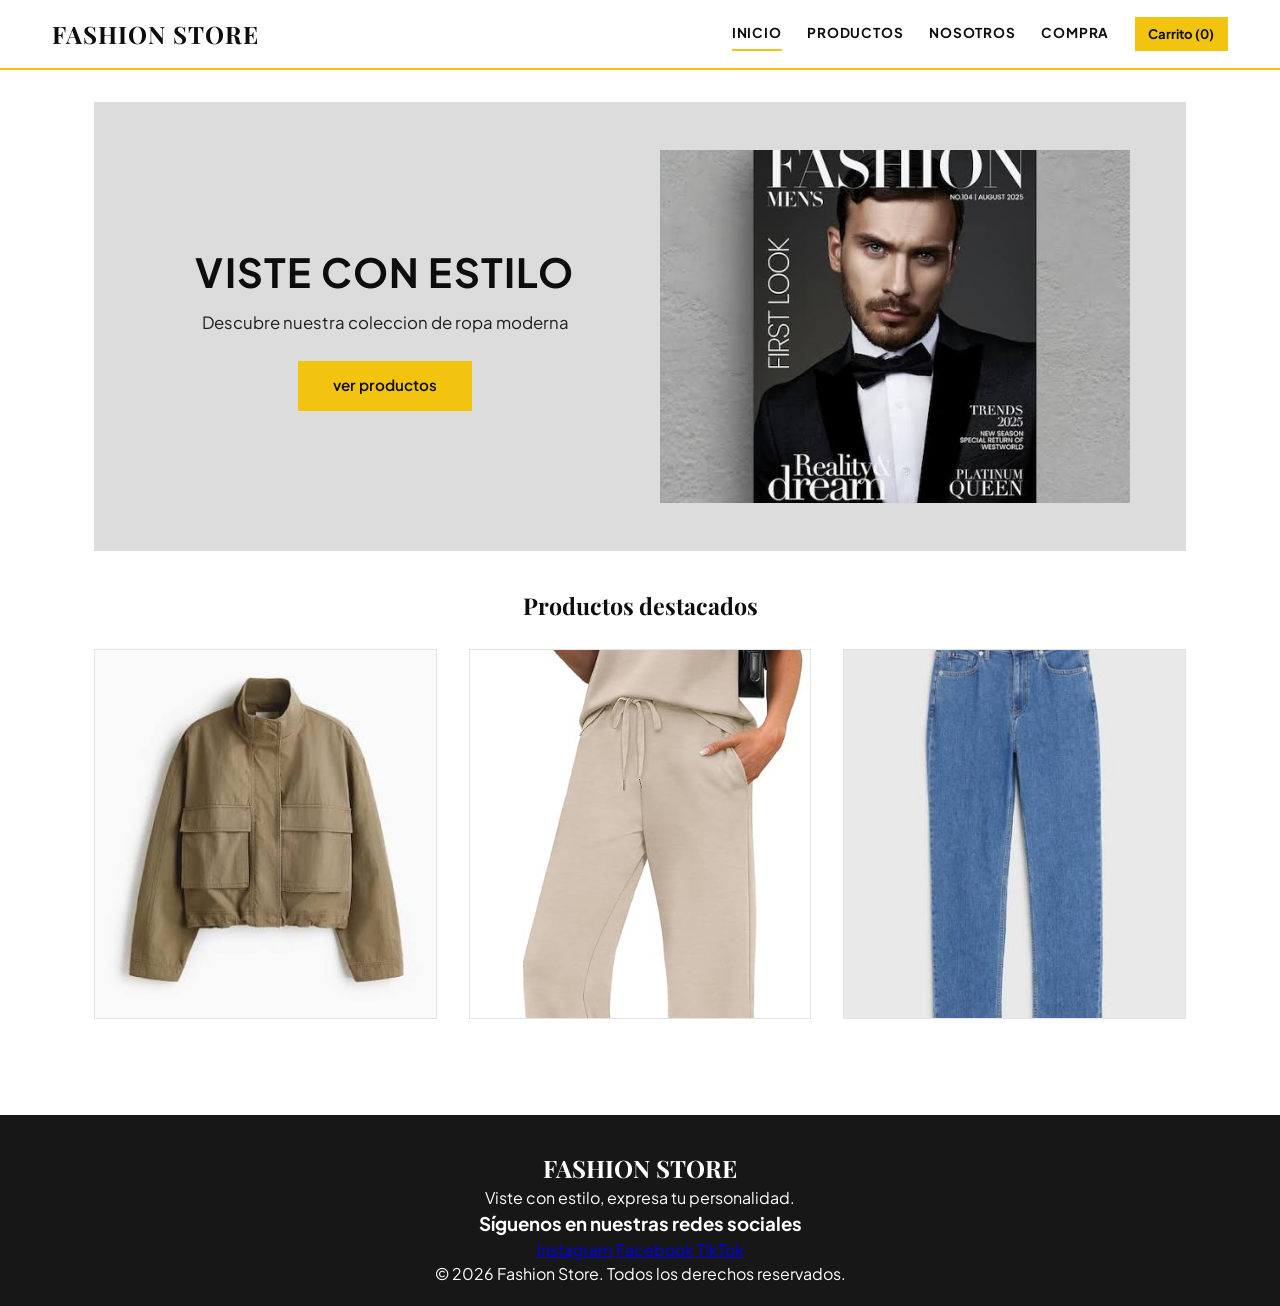
<file: index.html>
<!DOCTYPE html>
<html lang="es">
<head>
  <meta charset="UTF-8" />
  <meta name="viewport" content="width=device-width, initial-scale=1.0" />
  <title>FASHION STORE — Inicio</title>
  <link rel="preconnect" href="https://fonts.googleapis.com" />
  <link rel="preconnect" href="https://fonts.gstatic.com" crossorigin />
  <link href="https://fonts.googleapis.com/css2?family=Playfair+Display:wght@600;700&family=Plus+Jakarta+Sans:wght@400;500;600;700;800&display=swap" rel="stylesheet" />
  <link rel="stylesheet" href="styles.css" />
</head>
<body>

  <!-- BARRA DE NAVEGACIÓN -->
  <header class="encabezado">
    <div class="contenedor-nav">
      <a href="index.html" class="marca-logo">FASHION STORE</a>

      <nav class="menu-navegacion" aria-label="Menú principal">
        <a href="index.html" class="enlace-nav activo">INICIO</a>
        <a href="productos.html" class="enlace-nav">PRODUCTOS</a>
        <a href="nosotros.html" class="enlace-nav">NOSOTROS</a>
        <a href="compra.html" class="enlace-nav">COMPRA</a>
        <a href="compra.html" class="btn-carrito-nav">
          Carrito (<span id="contadorCarrito">0</span>)
        </a>
      </nav>
    </div>
  </header>

  <main class="contenedor">
    <!-- BANNER PRINCIPAL -->
    <section class="hero-box">
      <div class="hero-texto">
        <h1>VISTE CON ESTILO</h1>
        <p>Descubre nuestra coleccion de ropa moderna</p>
        <a href="productos.html" class="btn-amarillo">ver productos</a>
      </div>

      <!-- [IMAGEN 1: BANNER PRINCIPAL - CAMBIA EL src POR TU FOTO] -->
      <div class="hero-media">
        <img
          src="IMG/portada.jpg"
          alt="Colección moderna Fashion Store"
          onerror="mostrarAvisoImagen(this, 'IMAGEN 1: Banner principal')"
        />
      </div>
    </section>

    <h2 class="subtitulo-seccion">Productos destacados</h2>

    <!-- 3 CASILLAS DESTACADAS (las imágenes se cambian en app.js) -->
    <div class="grid-tres" id="gridDestacados"></div>
  </main>
  <footer class="footer">
    <h2>FASHION STORE</h2>
    <p>Viste con estilo, expresa tu personalidad.</p>

    <h3>Síguenos en nuestras redes sociales</h3>

    <div class="redes-sociales">
    <a href="https://www.instagram.com/" target="_blank">Instagram</a>

    <a href="https://www.facebook.com/" target="_blank">Facebook</a>

    <a href="https://www.tiktok.com/" target="_blank">TikTok</a>
</div>

    <p class="copyright">
      © 2026 Fashion Store. Todos los derechos reservados.
    </p>
  </footer>
  <script src="app.js"></script>
</body>
</html>
</file>
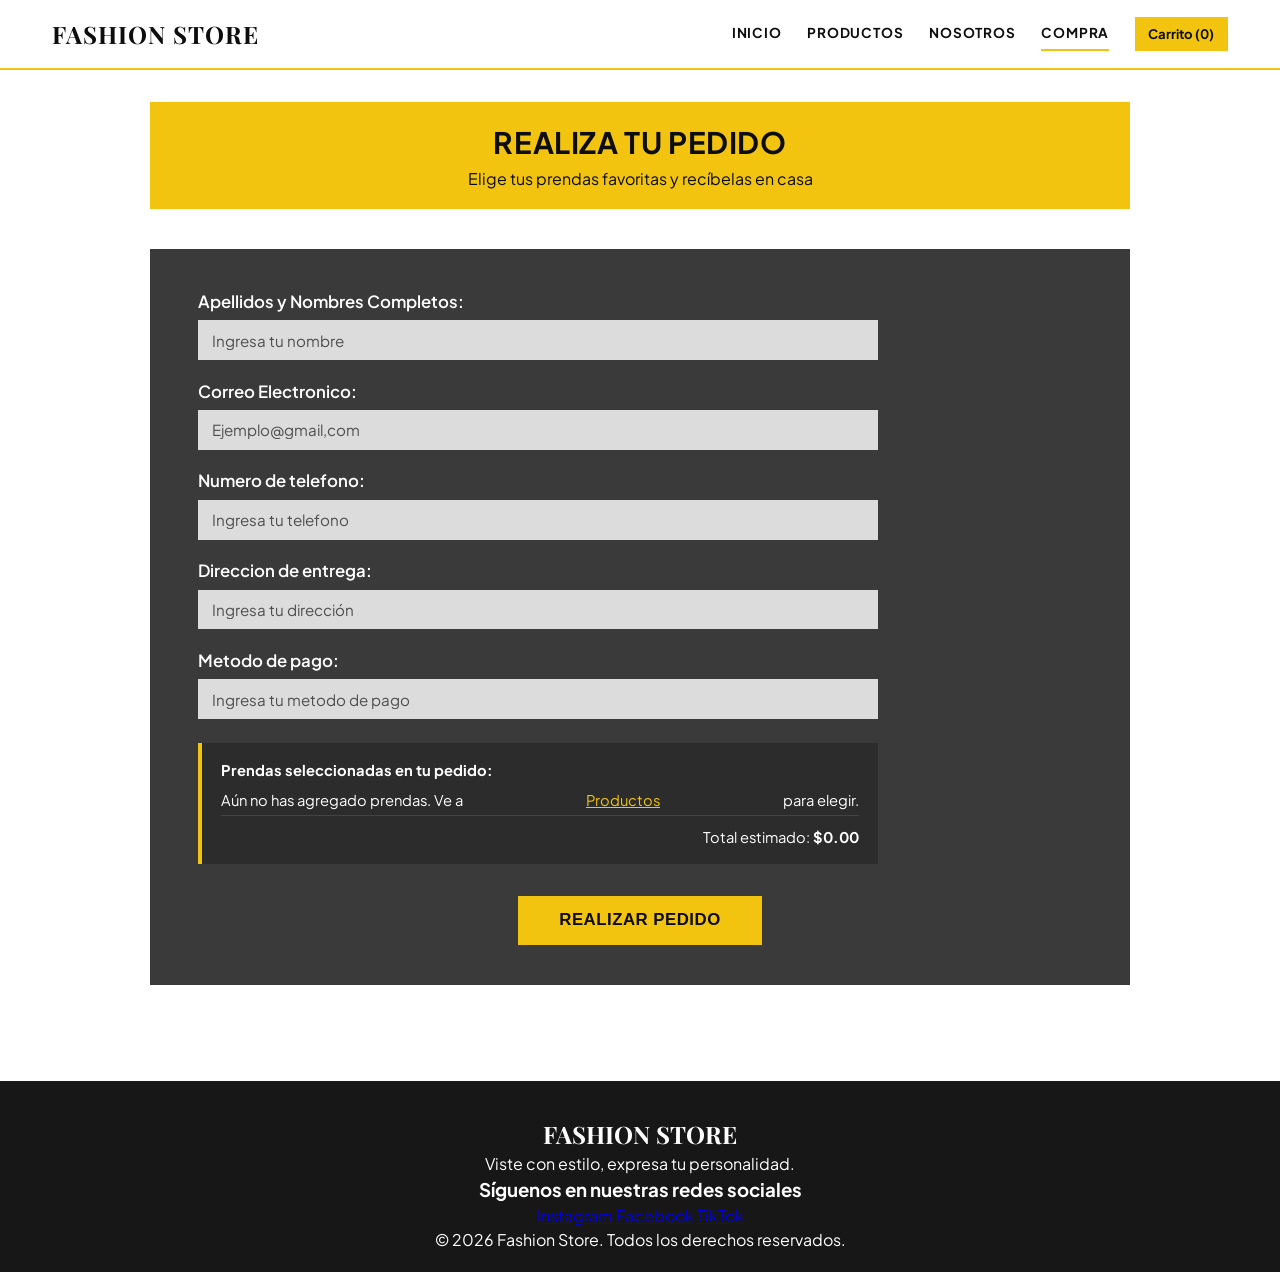
<file: compra.html>
<!DOCTYPE html>
<html lang="es">
<head>
  <meta charset="UTF-8" />
  <meta name="viewport" content="width=device-width, initial-scale=1.0" />
  <title>FASHION STORE — Compra</title>
  <link rel="preconnect" href="https://fonts.googleapis.com" />
  <link rel="preconnect" href="https://fonts.gstatic.com" crossorigin />
  <link href="https://fonts.googleapis.com/css2?family=Playfair+Display:wght@600;700&family=Plus+Jakarta+Sans:wght@400;500;600;700;800&display=swap" rel="stylesheet" />
  <link rel="stylesheet" href="styles.css" />
</head>
<body>

  <!-- BARRA DE NAVEGACIÓN -->
  <header class="encabezado">
    <div class="contenedor-nav">
      <a href="index.html" class="marca-logo">FASHION STORE</a>

      <nav class="menu-navegacion" aria-label="Menú principal">
        <a href="index.html" class="enlace-nav">INICIO</a>
        <a href="productos.html" class="enlace-nav">PRODUCTOS</a>
        <a href="nosotros.html" class="enlace-nav">NOSOTROS</a>
        <a href="compra.html" class="enlace-nav activo">COMPRA</a>
        <a href="compra.html" class="btn-carrito-nav">
          Carrito (<span id="contadorCarrito">0</span>)
        </a>
      </nav>
    </div>
  </header>

  <main class="contenedor">
    <div class="cinta-amarilla">
      <h1>REALIZA TU PEDIDO</h1>
      <p>Elige tus prendas favoritas y recíbelas en casa</p>
    </div>

    <div class="panel-pedido">
      <form id="formularioPedido">
        <div class="campo-formulario">
          <label for="nombreCompleto">Apellidos y Nombres Completos:</label>
          <input type="text" id="nombreCompleto" name="nombreCompleto" placeholder="Ingresa tu nombre" required />
        </div>

        <div class="campo-formulario">
          <label for="correoElectronico">Correo Electronico:</label>
          <input type="email" id="correoElectronico" name="correoElectronico" placeholder="Ejemplo@gmail,com" required />
        </div>

        <div class="campo-formulario">
          <label for="numeroTelefono">Numero de telefono:</label>
          <input type="tel" id="numeroTelefono" name="numeroTelefono" placeholder="Ingresa tu telefono" required />
        </div>

        <div class="campo-formulario">
          <label for="direccionEntrega">Direccion de entrega:</label>
          <input type="text" id="direccionEntrega" name="direccionEntrega" placeholder="Ingresa tu dirección" required />
        </div>

        <div class="campo-formulario">
          <label for="metodoPago">Metodo de pago:</label>
          <input type="text" id="metodoPago" name="metodoPago" list="opcionesPago" placeholder="Ingresa tu metodo de pago" required />
          <datalist id="opcionesPago">
            <option value="Tarjeta de crédito / débito"></option>
            <option value="Yape / Plin"></option>
            <option value="Transferencia bancaria"></option>
            <option value="Pago contra entrega"></option>
          </datalist>
        </div>

        <div class="resumen-pedido-box">
          <strong>Prendas seleccionadas en tu pedido:</strong>
          <ul id="listaResumenPedido">
            <li>Aún no has agregado prendas. Ve a Productos para elegir.</li>
          </ul>
          <div class="total-pedido-fila">
            Total estimado: <strong id="totalPedido">$0.00</strong>
          </div>
        </div>

        <div class="contenedor-boton-pedido">
          <button type="submit" class="btn-realizar-pedido">REALIZAR PEDIDO</button>
        </div>

        <div class="mensaje-confirmacion" id="mensajeConfirmacion"></div>
      </form>
    </div>
  </main>
<footer class="footer">
    <h2>FASHION STORE</h2>
    <p>Viste con estilo, expresa tu personalidad.</p>

    <h3>Síguenos en nuestras redes sociales</h3>

    <div class="redes-sociales">
    <a href="https://www.instagram.com/" target="_blank">Instagram</a>

    <a href="https://www.facebook.com/" target="_blank">Facebook</a>

    <a href="https://www.tiktok.com/" target="_blank">TikTok</a>
</div>

    <p class="copyright">
      © 2026 Fashion Store. Todos los derechos reservados.
    </p>
  </footer>
  <script src="app.js"></script>
</body>
</html>
</file>
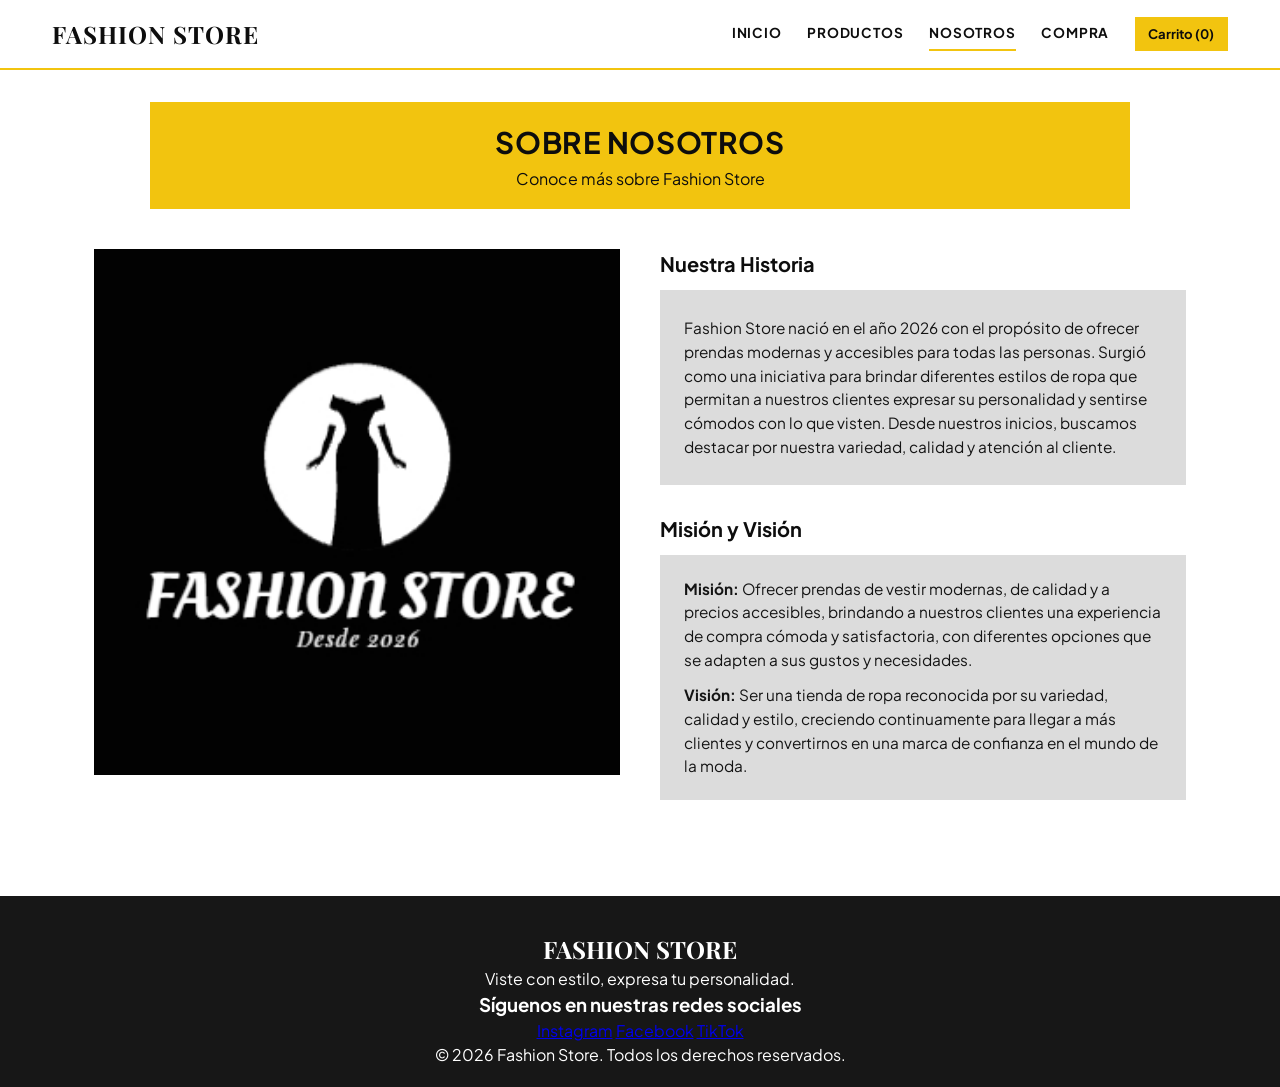
<file: nosotros.html>
<!DOCTYPE html>
<html lang="es">
<head>
  <meta charset="UTF-8" />
  <meta name="viewport" content="width=device-width, initial-scale=1.0" />
  <title>FASHION STORE — Nosotros</title>
  <link rel="preconnect" href="https://fonts.googleapis.com" />
  <link rel="preconnect" href="https://fonts.gstatic.com" crossorigin />
  <link href="https://fonts.googleapis.com/css2?family=Playfair+Display:wght@600;700&family=Plus+Jakarta+Sans:wght@400;500;600;700;800&display=swap" rel="stylesheet" />
  <link rel="stylesheet" href="styles.css" />
  <style>
    .casilla-texto-venta {
      width: 100%;
      min-height: 195px;
      background-color: #dcdcdc;
      padding: 1.35rem 1.5rem;
      display: flex;
      flex-direction: column;
      justify-content: center;
      gap: 0.7rem;
      color: #141414;
      font-size: 0.96rem;
      line-height: 1.55;
    }

    .casilla-texto-venta p {
      margin: 0;
    }
  </style>
</head>
<body>

  <!-- BARRA DE NAVEGACIÓN -->
  <header class="encabezado">
    <div class="contenedor-nav">
      <a href="index.html" class="marca-logo">FASHION STORE</a>

      <nav class="menu-navegacion" aria-label="Menú principal">
        <a href="index.html" class="enlace-nav">INICIO</a>
        <a href="productos.html" class="enlace-nav">PRODUCTOS</a>
        <a href="nosotros.html" class="enlace-nav activo">NOSOTROS</a>
        <a href="compra.html" class="enlace-nav">COMPRA</a>
        <a href="compra.html" class="btn-carrito-nav">
          Carrito (<span id="contadorCarrito">0</span>)
        </a>
      </nav>
    </div>
  </header>

  <main class="contenedor">
    <div class="cinta-amarilla">
      <h1>SOBRE NOSOTROS</h1>
      <p>Conoce más sobre Fashion Store</p>
    </div>

    <div class="grid-nosotros">
      <!-- LOGO DE FASHION STORE -->
      <div class="logo-nosotros-box">
        <img
          src="IMG/logo.jpg"
          alt="Logo Fashion Store Desde 2026"
          onerror="mostrarAvisoImagen(this, 'Logo Fashion Store')"
        />
      </div>

      <div class="columna-historia">
        <div class="bloque-info">
          <h2>Nuestra Historia</h2>
          <div class="casilla-texto-venta">
            <p>
              Fashion Store nació en el año 2026 con el propósito de ofrecer prendas modernas y accesibles para todas las personas. Surgió como una iniciativa para brindar diferentes estilos de ropa que permitan a nuestros clientes expresar su personalidad y sentirse cómodos con lo que visten. Desde nuestros inicios, buscamos destacar por nuestra variedad, calidad y atención al cliente.
            </p>
          </div>
        </div>

        <div class="bloque-info">
          <h2>Misión y Visión</h2>
          <div class="casilla-texto-venta">
            <p>
              <strong>Misión:</strong> Ofrecer prendas de vestir modernas, de calidad y a precios accesibles, brindando a nuestros clientes una experiencia de compra cómoda y satisfactoria, con diferentes opciones que se adapten a sus gustos y necesidades.
            </p>
            <p>
              <strong>Visión:</strong> Ser una tienda de ropa reconocida por su variedad, calidad y estilo, creciendo continuamente para llegar a más clientes y convertirnos en una marca de confianza en el mundo de la moda.
            </p>
          </div>
        </div>
      </div>
    </div>
  </main>
<footer class="footer">
    <h2>FASHION STORE</h2>
    <p>Viste con estilo, expresa tu personalidad.</p>

    <h3>Síguenos en nuestras redes sociales</h3>

    <div class="redes-sociales">
    <a href="https://www.instagram.com/" target="_blank">Instagram</a>

    <a href="https://www.facebook.com/" target="_blank">Facebook</a>

    <a href="https://www.tiktok.com/" target="_blank">TikTok</a>
</div>

    <p class="copyright">
      © 2026 Fashion Store. Todos los derechos reservados.
    </p>
  </footer>
  <script src="app.js"></script>
</body>
</html>
</file>
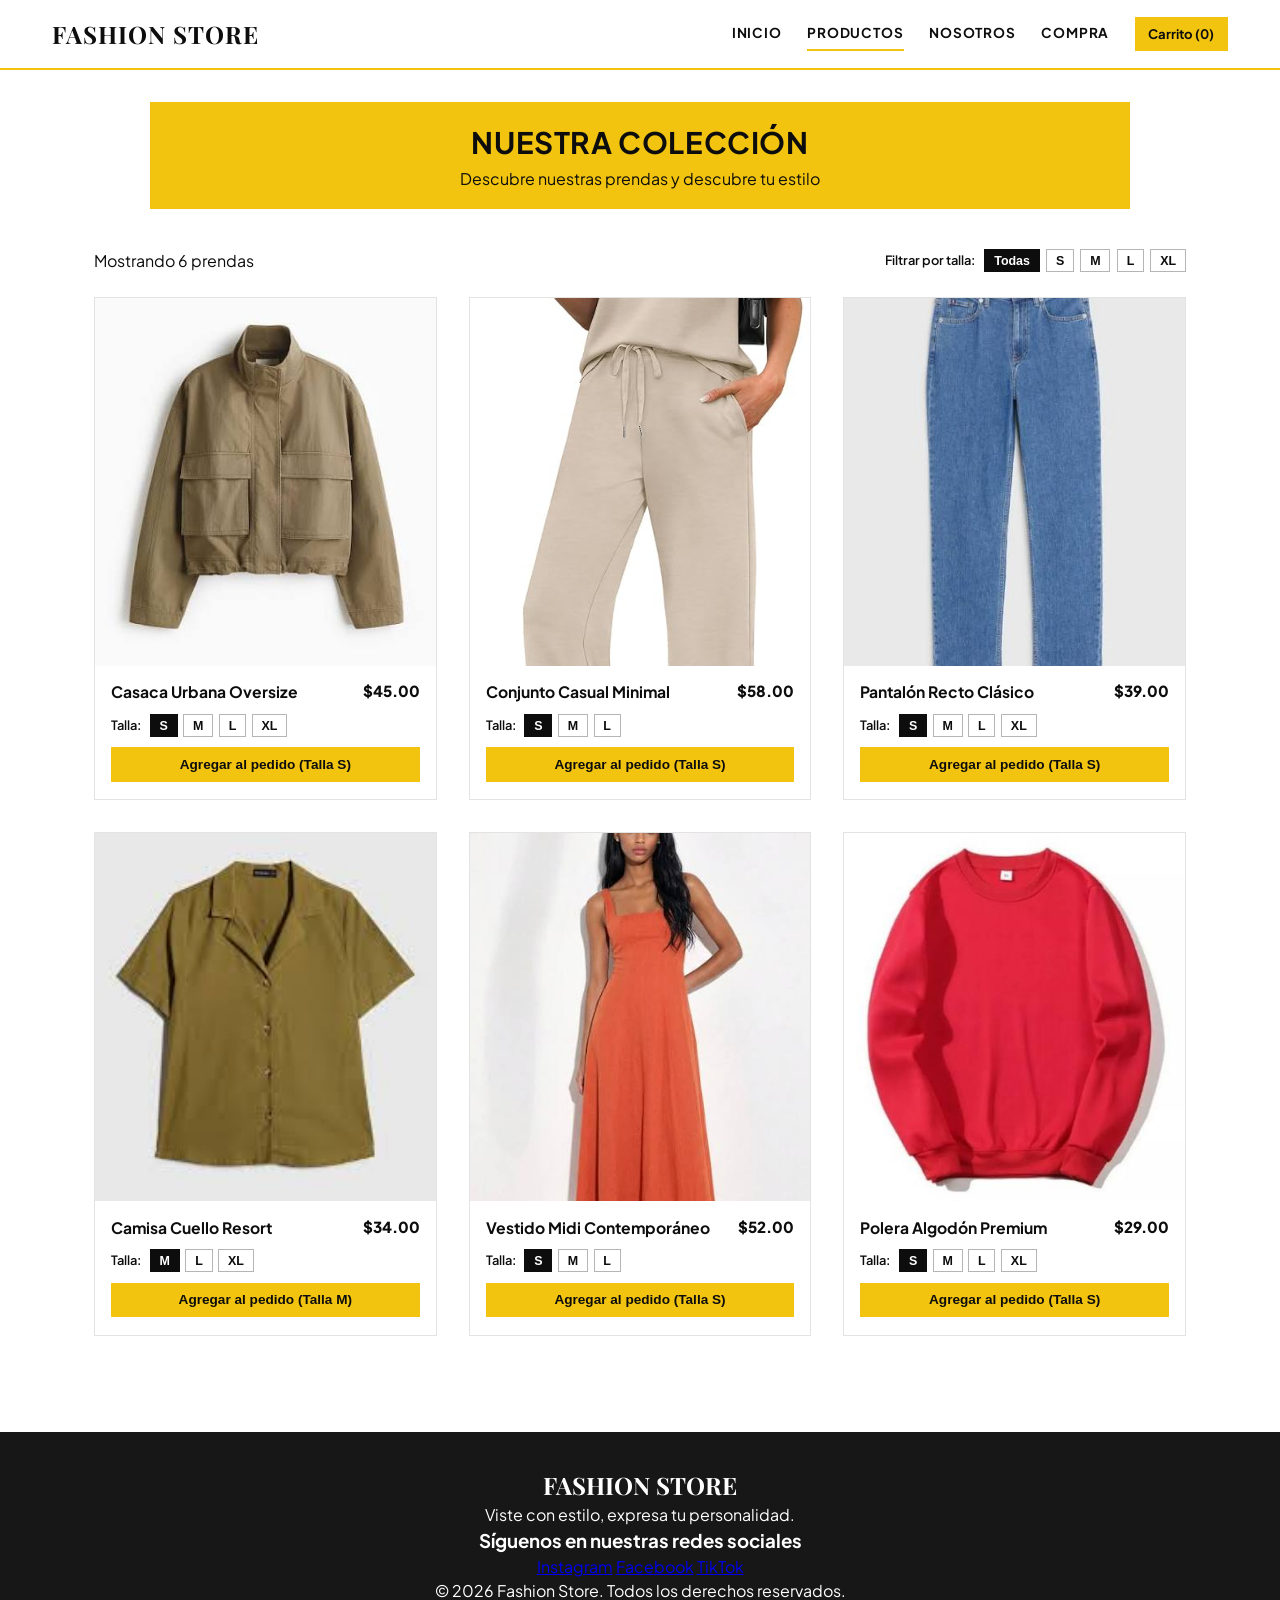
<file: productos.html>
<!DOCTYPE html>
<html lang="es">
<head>
  <meta charset="UTF-8" />
  <meta name="viewport" content="width=device-width, initial-scale=1.0" />
  <title>FASHION STORE — Productos</title>
  <link rel="preconnect" href="https://fonts.googleapis.com" />
  <link rel="preconnect" href="https://fonts.gstatic.com" crossorigin />
  <link href="https://fonts.googleapis.com/css2?family=Playfair+Display:wght@600;700&family=Plus+Jakarta+Sans:wght@400;500;600;700;800&display=swap" rel="stylesheet" />
  <link rel="stylesheet" href="styles.css" />
</head>
<body>

  <!-- BARRA DE NAVEGACIÓN -->
  <header class="encabezado">
    <div class="contenedor-nav">
      <a href="index.html" class="marca-logo">FASHION STORE</a>

      <nav class="menu-navegacion" aria-label="Menú principal">
        <a href="index.html" class="enlace-nav">INICIO</a>
        <a href="productos.html" class="enlace-nav activo">PRODUCTOS</a>
        <a href="nosotros.html" class="enlace-nav">NOSOTROS</a>
        <a href="compra.html" class="enlace-nav">COMPRA</a>
        <a href="compra.html" class="btn-carrito-nav">
          Carrito (<span id="contadorCarrito">0</span>)
        </a>
      </nav>
    </div>
  </header>

  <main class="contenedor">
    <div class="cinta-amarilla">
      <h1>NUESTRA COLECCIÓN</h1>
      <p>Descubre nuestras prendas y descubre tu estilo</p>
    </div>

    <div class="barra-filtros-coleccion">
      <p id="textoConteoPrendas">Mostrando 6 prendas</p>

      <div class="filtro-tallas-rapido">
        <span class="etiqueta-talla">Filtrar por talla:</span>
        <button type="button" class="btn-talla seleccionada" data-filtro-talla="TODAS" onclick="filtrarPorTalla('TODAS')">Todas</button>
        <button type="button" class="btn-talla" data-filtro-talla="S" onclick="filtrarPorTalla('S')">S</button>
        <button type="button" class="btn-talla" data-filtro-talla="M" onclick="filtrarPorTalla('M')">M</button>
        <button type="button" class="btn-talla" data-filtro-talla="L" onclick="filtrarPorTalla('L')">L</button>
        <button type="button" class="btn-talla" data-filtro-talla="XL" onclick="filtrarPorTalla('XL')">XL</button>
      </div>
    </div>

    <!-- 6 CASILLAS DE PRENDAS (las imágenes se cambian en app.js) -->
    <div class="grid-tres" id="gridColeccion"></div>
  </main>
<footer class="footer">
    <h2>FASHION STORE</h2>
    <p>Viste con estilo, expresa tu personalidad.</p>

    <h3>Síguenos en nuestras redes sociales</h3>

    <div class="redes-sociales">
    <a href="https://www.instagram.com/" target="_blank">Instagram</a>

    <a href="https://www.facebook.com/" target="_blank">Facebook</a>

    <a href="https://www.tiktok.com/" target="_blank">TikTok</a>
</div>

    <p class="copyright">
      © 2026 Fashion Store. Todos los derechos reservados.
    </p>
  </footer>
  <script src="app.js"></script>
</body>
</html>
</file>
<file: styles.css>
:root {
  --amarillo: #f2c40f;
  --amarillo-hover: #ddb005;
  --gris-claro: #dcdcdc;
  --gris-oscuro: #3a3a3a;
  --negro: #0d0d0d;
  --blanco: #ffffff;
}

* {
  box-sizing: border-box;
  margin: 0;
  padding: 0;
}

html {
  scroll-behavior: smooth;
}

body {
  font-family: "Plus Jakarta Sans", sans-serif;
  background-color: var(--blanco);
  color: var(--negro);
  line-height: 1.5;
}

/* ================= ENCABEZADO ================= */
.encabezado {
  position: sticky;
  top: 0;
  z-index: 100;
  background-color: var(--blanco);
  border-bottom: 2px solid var(--amarillo);
}

.contenedor-nav {
  max-width: 1240px;
  margin: 0 auto;
  padding: 1rem 2rem;
  display: flex;
  align-items: center;
  justify-content: space-between;
  gap: 1.5rem;
  flex-wrap: wrap;
}

.marca-logo {
  font-family: "Playfair Display", serif;
  font-size: 1.5rem;
  font-weight: 700;
  letter-spacing: 0.04em;
  text-transform: uppercase;
  color: var(--negro);
  text-decoration: none;
}

.menu-navegacion {
  display: flex;
  align-items: center;
  gap: 1.6rem;
  flex-wrap: wrap;
}

.enlace-nav {
  text-decoration: none;
  font-size: 0.85rem;
  font-weight: 700;
  letter-spacing: 0.06em;
  text-transform: uppercase;
  color: var(--negro);
  padding: 0.35rem 0;
  border-bottom: 2px solid transparent;
  transition: border-color 0.2s ease;
}

.enlace-nav:hover,
.enlace-nav.activo {
  border-bottom-color: var(--amarillo);
}

.btn-carrito-nav {
  background-color: var(--amarillo);
  color: var(--negro);
  text-decoration: none;
  padding: 0.45rem 0.85rem;
  font-weight: 700;
  font-size: 0.82rem;
}

.btn-carrito-nav:hover {
  background-color: var(--amarillo-hover);
}

/* ================= CONTENEDOR PRINCIPAL ================= */
.contenedor {
  max-width: 1140px;
  margin: 0 auto;
  padding: 2rem 1.5rem 3.5rem;
}

/* ================= INICIO ================= */
.hero-box {
  background-color: var(--gris-claro);
  padding: 3rem 3.5rem;
  display: grid;
  grid-template-columns: 1fr 1fr;
  align-items: center;
  gap: 2.5rem;
  min-height: 410px;
}

.hero-texto {
  text-align: center;
}

.hero-texto h1 {
  font-size: clamp(1.8rem, 3.2vw, 2.5rem);
  font-weight: 700;
  text-transform: uppercase;
  letter-spacing: 0.03em;
  margin-bottom: 0.5rem;
}

.hero-texto p {
  font-size: 1.05rem;
  color: #1f1f1f;
  margin-bottom: 1.6rem;
}

.btn-amarillo {
  display: inline-block;
  text-decoration: none;
  background-color: var(--amarillo);
  color: var(--negro);
  padding: 0.85rem 2.2rem;
  font-size: 0.95rem;
  font-weight: 600;
  transition: background-color 0.2s ease, transform 0.15s ease;
}

.btn-amarillo:hover {
  background-color: var(--amarillo-hover);
  transform: translateY(-1px);
}

.hero-media {
  width: 100%;
  aspect-ratio: 4 / 3;
  background-color: var(--gris-oscuro);
  overflow: hidden;
  display: flex;
  align-items: center;
  justify-content: center;
}

.hero-media {
    overflow: hidden;
}

.hero-media img {
    width: 100%;
    height: 100%;
    object-fit: cover;
    object-position: center;
    display: block;
}

.subtitulo-seccion {
  font-family: "Playfair Display", serif;
  font-size: 1.45rem;
  font-weight: 700;
  text-align: center;
  margin: 2.4rem 0 1.6rem;
}

/* ================= CUADRÍCULAS DE ROPA ================= */
.grid-tres {
  display: grid;
  grid-template-columns: repeat(3, 1fr);
  gap: 2rem;
}

.tarjeta-ropa {
  background-color: var(--blanco);
  border: 1px solid #e3e3e3;
  display: flex;
  flex-direction: column;
}

.casilla-imagen {
  width: 100%;
  aspect-ratio: 1 / 1.08;
  background-color: var(--gris-claro);
  overflow: hidden;
  display: flex;
  align-items: center;
  justify-content: center;
}

.casilla-imagen img {
  width: 100%;
  height: 100%;
  object-fit: cover;
  display: block;
}

.placeholder-sin-foto {
  padding: 1rem;
  text-align: center;
  font-size: 0.85rem;
  color: #777777;
  font-weight: 600;
}

.cuerpo-ropa {
  padding: 0.9rem 1rem 1.1rem;
  display: flex;
  flex-direction: column;
  gap: 0.65rem;
  flex: 1;
}

.fila-nombre-precio {
  display: flex;
  justify-content: space-between;
  align-items: flex-start;
  gap: 0.5rem;
}

.nombre-ropa {
  font-size: 0.98rem;
  font-weight: 700;
}

.precio-ropa {
  font-size: 0.95rem;
  font-weight: 800;
  white-space: nowrap;
}

.selector-tallas {
  display: flex;
  align-items: center;
  gap: 0.35rem;
  flex-wrap: wrap;
}

.etiqueta-talla {
  font-size: 0.8rem;
  font-weight: 600;
  margin-right: 0.2rem;
}

.btn-talla {
  border: 1px solid #b5b5b5;
  background-color: var(--blanco);
  color: var(--negro);
  font-size: 0.78rem;
  font-weight: 700;
  padding: 0.22rem 0.55rem;
  cursor: pointer;
}

.btn-talla.seleccionada {
  background-color: var(--negro);
  color: var(--blanco);
  border-color: var(--negro);
}

.btn-agregar {
  margin-top: auto;
  background-color: var(--amarillo);
  color: var(--negro);
  border: none;
  padding: 0.6rem 0.9rem;
  font-size: 0.85rem;
  font-weight: 700;
  cursor: pointer;
}

.btn-agregar:hover {
  background-color: var(--amarillo-hover);
}

/* ================= NOSOTROS ================= */
.cinta-amarilla {
  background-color: var(--amarillo);
  text-align: center;
  padding: 1.1rem 1.5rem;
  margin: 0 auto 2.5rem;
  max-width: 980px;
}

.cinta-amarilla h1 {
  font-size: clamp(1.3rem, 2.4vw, 1.85rem);
  font-weight: 700;
  text-transform: uppercase;
  letter-spacing: 0.02em;
}

.cinta-amarilla p {
  font-size: 1rem;
  margin-top: 0.2rem;
}

.grid-nosotros {
  display: grid;
  grid-template-columns: 1fr 1fr;
  gap: 2.5rem;
  align-items: start;
}

.logo-nosotros-box {
  width: 100%;
  aspect-ratio: 1 / 1;
  background-color: var(--negro);
  overflow: hidden;
  display: flex;
  align-items: center;
  justify-content: center;
}

.logo-nosotros-box img {
  width: 100%;
  height: 100%;
  object-fit: cover;
  display: block;
}

.columna-historia {
  display: flex;
  flex-direction: column;
  gap: 1.8rem;
}

.bloque-info h2 {
  font-size: 1.25rem;
  font-weight: 700;
  margin-bottom: 0.7rem;
}

.casilla-texto-imagen {
  width: 100%;
  min-height: 195px;
  background-color: var(--gris-claro);
  overflow: hidden;
  display: flex;
  align-items: center;
  justify-content: center;
}

.casilla-texto-imagen img {
  width: 100%;
  height: 195px;
  object-fit: cover;
  display: block;
}

/* ================= PRODUCTOS / COLECCIÓN ================= */
.barra-filtros-coleccion {
  display: flex;
  justify-content: space-between;
  align-items: center;
  gap: 1rem;
  flex-wrap: wrap;
  margin-bottom: 1.5rem;
}

.filtro-tallas-rapido {
  display: flex;
  align-items: center;
  gap: 0.4rem;
  flex-wrap: wrap;
}

/* ================= COMPRA / PEDIDO ================= */
.panel-pedido {
  background-color: var(--gris-oscuro);
  color: var(--blanco);
  padding: 2.5rem 3rem;
  max-width: 980px;
  margin: 0 auto;
}

.campo-formulario {
  margin-bottom: 1.15rem;
  max-width: 680px;
}

.campo-formulario label {
  display: block;
  font-size: 1.05rem;
  font-weight: 600;
  margin-bottom: 0.4rem;
}

.campo-formulario input {
  width: 100%;
  background-color: var(--gris-claro);
  color: #2b2b2b;
  border: none;
  padding: 0.65rem 0.85rem;
  font-size: 0.95rem;
  font-family: "Plus Jakarta Sans", sans-serif;
}

.campo-formulario input::placeholder {
  color: #4f4f4f;
}

.resumen-pedido-box {
  background-color: #2c2c2c;
  border-left: 4px solid var(--amarillo);
  padding: 1rem 1.2rem;
  margin: 1.5rem 0;
  max-width: 680px;
  font-size: 0.92rem;
}

.resumen-pedido-box ul {
  list-style: none;
  margin-top: 0.5rem;
  display: flex;
  flex-direction: column;
  gap: 0.35rem;
}

.resumen-pedido-box li {
  display: flex;
  justify-content: space-between;
  align-items: center;
  gap: 0.5rem;
  border-bottom: 1px solid #444;
  padding-bottom: 0.25rem;
}

.total-pedido-fila {
  margin-top: 0.6rem;
  text-align: right;
}

.btn-quitar {
  background: none;
  border: none;
  color: var(--amarillo);
  font-weight: 700;
  cursor: pointer;
  font-size: 0.82rem;
}

.contenedor-boton-pedido {
  text-align: center;
  margin-top: 2rem;
}

.btn-realizar-pedido {
  background-color: var(--amarillo);
  color: var(--negro);
  border: none;
  padding: 0.9rem 2.6rem;
  font-size: 1.05rem;
  font-weight: 700;
  text-transform: uppercase;
  letter-spacing: 0.03em;
  cursor: pointer;
}

.btn-realizar-pedido:hover {
  background-color: var(--amarillo-hover);
}

.mensaje-confirmacion {
  margin-top: 1.2rem;
  padding: 0.9rem 1.1rem;
  background-color: #1f3d2b;
  border: 1px solid #49b675;
  color: #e8fff1;
  font-size: 0.95rem;
  display: none;
}

/* ================= RESPONSIVE ================= */
@media (max-width: 900px) {
  .hero-box {
    grid-template-columns: 1fr;
    padding: 2rem;
  }

  .grid-tres {
    grid-template-columns: repeat(2, 1fr);
  }

  .grid-nosotros {
    grid-template-columns: 1fr;
  }
}

@media (max-width: 600px) {
  .grid-tres {
    grid-template-columns: 1fr;
  }

  .panel-pedido {
    padding: 1.6rem 1.25rem;
  }
}
.footer {
    background-color: #171717;
    color: white;
    text-align: center;
    padding: 35px 20px 20px;
    margin-top: 40px;
}
.footer {
    font-family: "Plus Jakarta Sans", sans-serif;
}

.footer h2 {
    font-family: "Playfair Display", serif;
}
</file>
